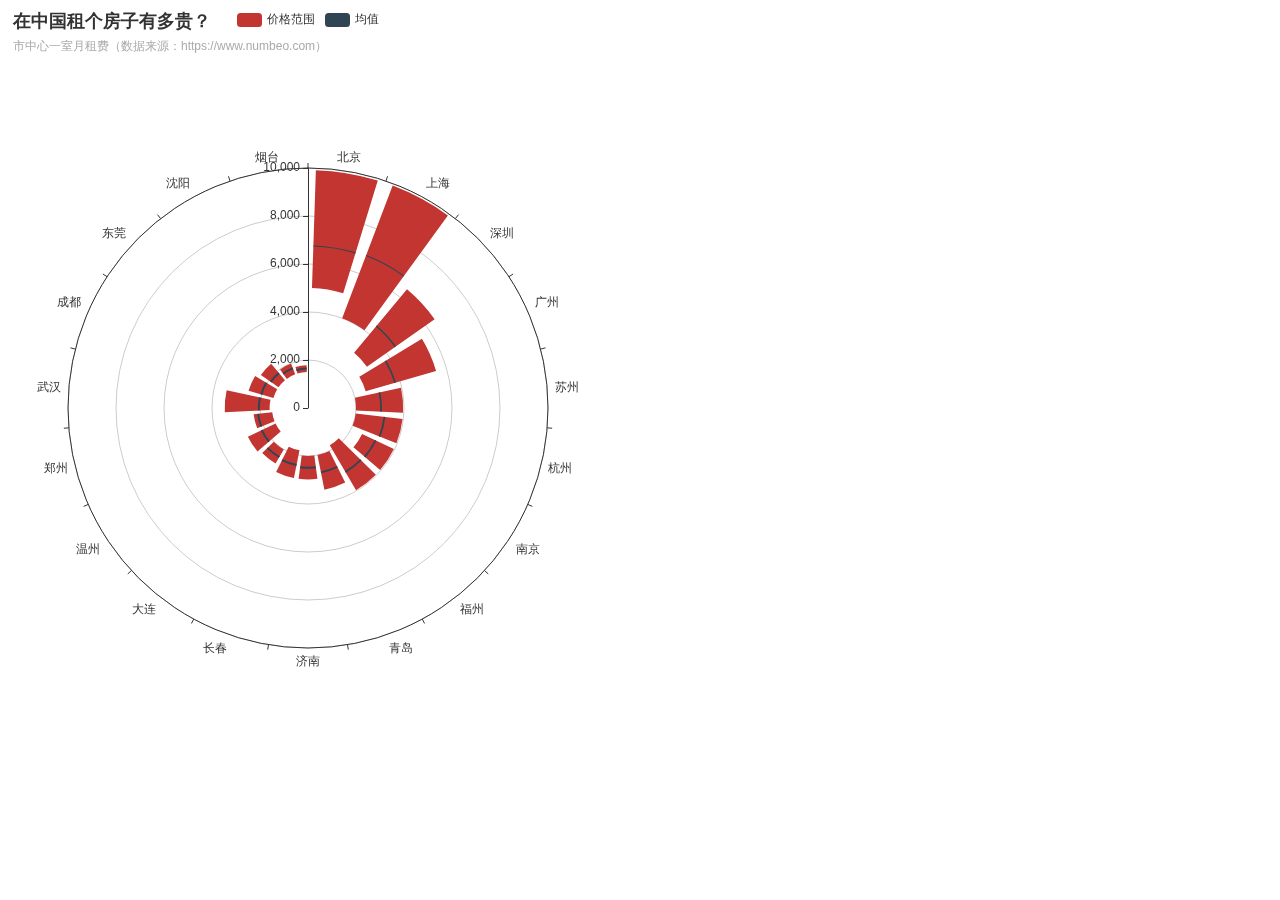
<file: my-epidemic_map/templates/test.html>
<!DOCTYPE html>
<html>
	<head>
		<meta charset="utf-8">
		<title></title>
		<script src="../static/js/echarts.min.js" type="text/javascript" charset="utf-8"></script>
	</head>
	<body>
		<div id="main" style="width: 600px;height: 800px;"></div>
		<script type="text/javascript">
			var ectest = echarts.init(document.getElementById("main"))
			
			var data = [
			    [5000, 10000, 6785.71],
			    [4000, 10000, 6825],
			    [3000, 6500, 4463.33],
			    [2500, 5600, 3793.83],
			    [2000, 4000, 3060],
			    [2000, 4000, 3222.33],
			    [2500, 4000, 3133.33],
			    [1800, 4000, 3100],
			    [2000, 3500, 2750],
			    [2000, 3000, 2500],
			    [1800, 3000, 2433.33],
			    [2000, 2700, 2375],
			    [1500, 2800, 2150],
			    [1500, 2300, 2100],
			    [1600, 3500, 2057.14],
			    [1500, 2600, 2037.5],
			    [1500, 2417.54, 1905.85],
			    [1500, 2000, 1775],
			    [1500, 1800, 1650]
			];
			var cities = ['北京', '上海', '深圳', '广州', '苏州', '杭州', '南京', '福州', '青岛', '济南', '长春', '大连', '温州', '郑州', '武汉', '成都', '东莞', '沈阳', '烟台'];
			var barHeight = 50;
			
			option = {
			    title: {
			        text: '在中国租个房子有多贵？',
			        subtext: '市中心一室月租费（数据来源：https://www.numbeo.com）'
			    },
			    legend: {
			        show: true,
			        data: ['价格范围', '均值']
			    },
			    grid: {
			        top: 100
			    },
			    angleAxis: {
			        type: 'category',
			        data: cities
			    },
			    tooltip: {
			        show: true,
			        formatter: function (params) {
			            var id = params.dataIndex;
			            return cities[id] + '<br>最低：' + data[id][0] + '<br>最高：' + data[id][1] + '<br>平均：' + data[id][2];
			        }
			    },
			    radiusAxis: {
			    },
			    polar: {
			    },
			    series: [{
			        type: 'bar',
			        itemStyle: {
			            color: 'transparent'
			        },
			        data: data.map(function (d) {
			            return d[0];
			        }),
			        coordinateSystem: 'polar',
			        stack: '最大最小值',
			        silent: true
			    }, {
			        type: 'bar',
			        data: data.map(function (d) {
			            return d[1] - d[0];
			        }),
			        coordinateSystem: 'polar',
			        name: '价格范围',
			        stack: '最大最小值'
			    }, {
			        type: 'bar',
			        itemStyle: {
			            color: 'transparent'
			        },
			        data: data.map(function (d) {
			            return d[2] - barHeight;
			        }),
			        coordinateSystem: 'polar',
			        stack: '均值',
			        silent: true,
			        z: 10
			    }, {
			        type: 'bar',
			        data: data.map(function (d) {
			            return barHeight * 2;
			        }),
			        coordinateSystem: 'polar',
			        name: '均值',
			        stack: '均值',
			        barGap: '-100%',
			        z: 10
			    }]
			};
			ectest.setOption(option);
			
		</script>
	</body>
</html>
</file>
